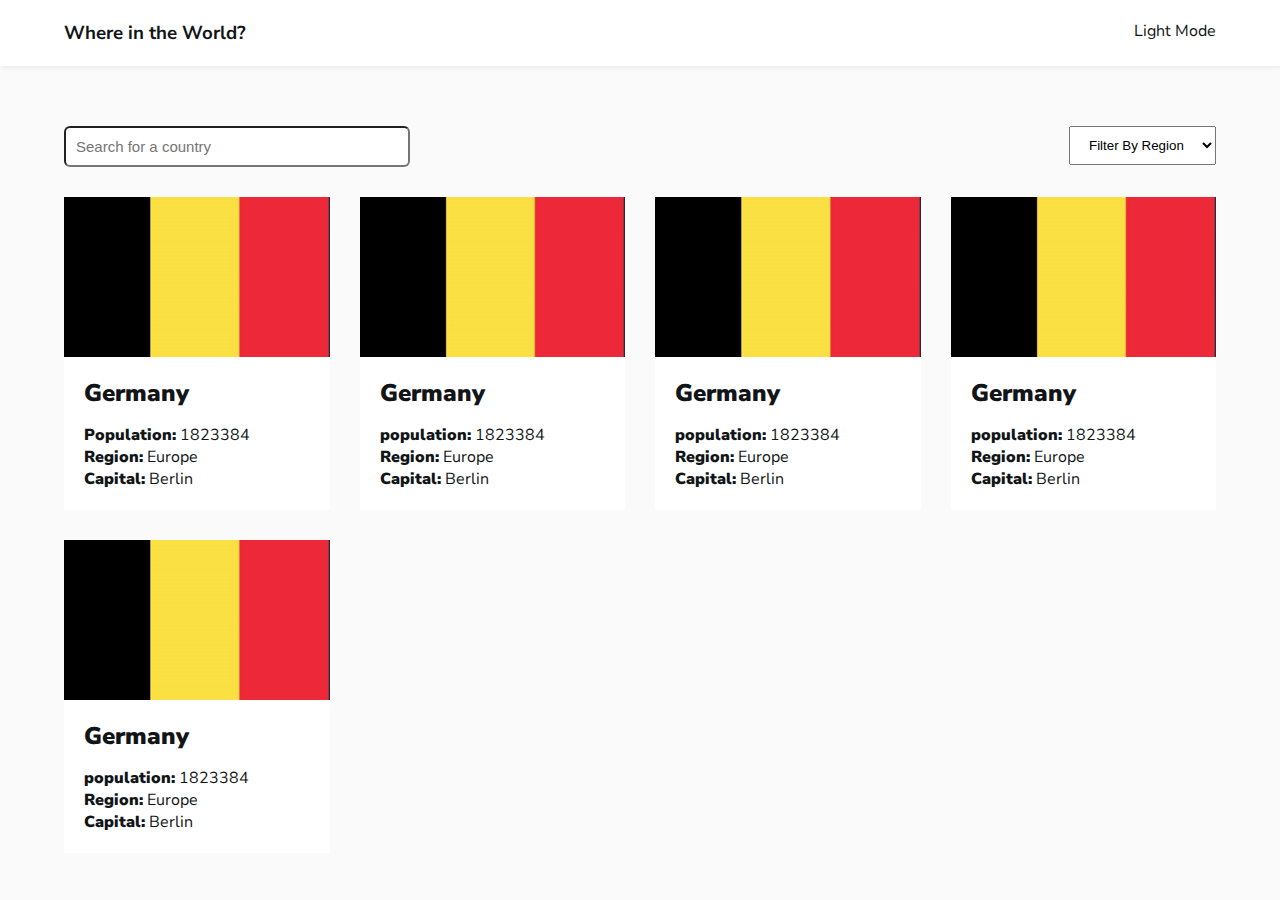
<file: index.html>
<!DOCTYPE html>
<html lang="en">
<head>
    <meta charset="UTF-8">
    <meta name="viewport" content="width=device-width, initial-scale=1.0">
    <link rel="stylesheet" href="css/style.css">
    <link rel="stylesheet" href="https://use.fontawesome.com/releases/v5.15.1/css/all.css" integrity="sha384-vp86vTRFVJgpjF9jiIGPEEqYqlDwgyBgEF109VFjmqGmIY/Y4HV4d3Gp2irVfcrp" crossorigin="anonymous">
    <title>Country Search</title>
</head>
<body id="page-body">
    <header>
        <div class="container">
            <div class="d-flex justify-content-between">
                <h3>Where in the World?</h3>
                <div class="d-flex mode" onclick="changeMode()">
                    <div class="left">
                        <!-- <input type="checkbox" id="checkbox" class="checkbox"> -->
                        <label for="checkbox" class="label">
                            <!-- <i class="fas fa-moon"></i> -->
                            <i class="fas fa-sun" id="mode-icon"></i>
                            <!-- <div class="ball"></div> -->
                        </label>
                    </div>

                    <p id="current-mode">Light Mode</p>
                </div>
            </div>
        </div>
    </header>
    <main>
        <div class="container">
            <div class="d-flex justify-content-between upper-flex">
                <input type="search" placeholder="Search for a country" id="searched-country">
                <div id="region-section">
                    <select name="regions" id="searched-region">
                        <option value="">Filter by Region</option>
                    </select>
                </div>
            </div>
            <div class="country-section">
                <div class="d-flex upper-flex" id="country-holder">
                    <div class="col-3">
                        <div class="card">
                            <div class="img-holder">
                                <img src="img/Country.png" alt="country" class="w-100">
                            </div>
                            <div class="country-details">
                                <div class="country-name">
                                    <h2 class="font-bold">Germany</h2>
                                </div>
                                <div class="sub-details">
                                    <p><span class="font-bold">Population:</span> 1823384</p>
                                    <p><span class="font-bold">Region:</span> Europe</p>
                                    <p><span class="font-bold">Capital:</span> Berlin</p>
                                </div>
                            </div>
                        </div>
                    </div>
                    <div class="col-3">
                        <div class="card">
                            <div class="img-holder">
                                <img src="img/Country.png" alt="country" class="w-100">
                            </div>
                            <div class="country-details">
                                <div class="country-name">
                                    <h2 class="font-bold">Germany</h2>
                                </div>
                                <div class="sub-details">
                                    <p><span class="font-bold">population:</span> 1823384</p>
                                    <p><span class="font-bold">Region:</span> Europe</p>
                                    <p><span class="font-bold">Capital:</span> Berlin</p>
                                </div>
                            </div>
                        </div>
                    </div>
                    <div class="col-3">
                        <div class="card">
                            <div class="img-holder">
                                <img src="img/Country.png" alt="country" class="w-100">
                            </div>
                            <div class="country-details">
                                <div class="country-name">
                                    <h2 class="font-bold">Germany</h2>
                                </div>
                                <div class="sub-details">
                                    <p><span class="font-bold">population:</span> 1823384</p>
                                    <p><span class="font-bold">Region:</span> Europe</p>
                                    <p><span class="font-bold">Capital:</span> Berlin</p>
                                </div>
                            </div>
                        </div>
                    </div>
                    <div class="col-3">
                        <div class="card">
                            <div class="img-holder">
                                <img src="img/Country.png" alt="country" class="w-100">
                            </div>
                            <div class="country-details">
                                <div class="country-name">
                                    <h2 class="font-bold">Germany</h2>
                                </div>
                                <div class="sub-details">
                                    <p><span class="font-bold">population:</span> 1823384</p>
                                    <p><span class="font-bold">Region:</span> Europe</p>
                                    <p><span class="font-bold">Capital:</span> Berlin</p>
                                </div>
                            </div>
                        </div>
                    </div>
                    <div class="col-3">
                        <div class="card">
                            <div class="img-holder">
                                <img src="img/Country.png" alt="country" class="w-100">
                            </div>
                            <div class="country-details">
                                <div class="country-name">
                                    <h2 class="font-bold">Germany</h2>
                                </div>
                                <div class="sub-details">
                                    <p><span class="font-bold">population:</span> 1823384</p>
                                    <p><span class="font-bold">Region:</span> Europe</p>
                                    <p><span class="font-bold">Capital:</span> Berlin</p>
                                </div>
                            </div>
                        </div>
                    </div>
                </div>
            </div>
        </div>
    </main>
    <script src="js/app.js"></script>
</body>
</html>
</file>
<file: css/style.css>
@import url('https://fonts.googleapis.com/css2?family=Nunito+Sans:ital,wght@0,600;0,800;1,300&display=swap');

* {
    margin: 0;
    padding: 0;
    box-sizing: border-box;
}

body {
    background: hsl(0, 0%, 98%);
    color: hsl(200, 15%, 8%);
    font-family: 'Nunito Sans', sans-serif;
}

.dark-mode {
    background: hsl(207, 26%, 17%) !important;
    color: hsl(0, 0%, 98%);
}

body.dark-mode header {
    background-color: hsl(210, 14%, 32%);
    box-shadow: 2px 3px 4px hsl(209, 23%, 22%);
}
body.dark-mode .card {
    background-color: hsl(209, 23%, 22%);
}

body.dark-mode input[type="search"], body.dark-mode select  {
    background-color: hsl(209, 23%, 22%);
    color:hsl(0, 0%, 100%)
}

body.dark-mode input[type="search"]::placeholder {
    color: hsl(0, 0%, 100%);
}

.container {
    width: 90%;
    margin: 0 auto;
}

.d-flex {
    display: flex;
    flex-wrap: wrap;
}
.mode { 
    cursor: pointer;
}
.left {
    margin-right: 5px;
}

.left input {
    margin-right: -20px;
    opacity: 0.5;
}

.justify-content-between {
    justify-content: space-between;
}

header {
    min-width: 60px;
    padding: 20px 0;
    box-shadow: 2px 3px 4px #efefef;
    background:hsl(0, 0%, 100%);
}

main {
    padding-top: 60px;
}

.w-100 {
    max-width: 100%;
    height: auto;
}

.img-holder {
    height: 160px;
}

.img-holder img {
    height: 160px;
    width: 100%;
    object-fit: cover;
}

.img-holder-country {
    height: 300px;
    width: 100%;
}

.card {
    background: #fff;
    height: 100%;
    cursor: pointer;
}

.col-3 {
    flex: 0 0 25%;
    max-width: 25%;
    margin-bottom: 30px;
    position: relative;
    width: 100%;
    padding-right: 15px;
    padding-left: 15px;
}

.col-6 {
    flex: 0 0 50%;
    max-width: 50%;
    margin-bottom: 30px;
    position: relative;
    width: 100%;
    padding-right: 15px;
    padding-left: 15px;
}

.country-section {
    margin-top: 30px;
}

.country-section .d-flex {
    margin-right: -15px;
    margin-left: -15px;
}



.country-details {
    padding: 20px;
}

.sub-details {
    margin-top: 15px;
}

input[type="search"] {
    width: 30%;
    padding: 10px;
    border-radius: 6px;
    font-size: 15px;
}

.border-cube {
    padding: 5px 10px;
    border: 1px solid #000;
    border-radius: 3px;
    margin-left: 20px;
}

.border-title {
    padding: 5px 0px;
}

.btn-primary {
    padding: 5px 20px;
    cursor: pointer;
}

.mb-20 {
    margin: 20px 0;
}

select {
    padding: 10px 15px;
    cursor: pointer;
}

select option {
    padding: 10px 6px;
    cursor: pointer;
}
.font-bold {
    font-weight: 900;
}

@media (max-width: 375px) {
    .card {
        width: 100%;
    }

    /* .country-section .d-flex {
        flex-direction: column;
    } */

    .col-3 {
        width: 100%;
        max-width: 100%;
    }

    .col-6 {
        width: 100%;
        max-width: 100%;
    }

    .upper-flex {
        flex-direction: column;
    }

    .upper-flex input[type="search"] {
        width: 100%;
        margin-bottom: 30px;
    }
}
</file>
